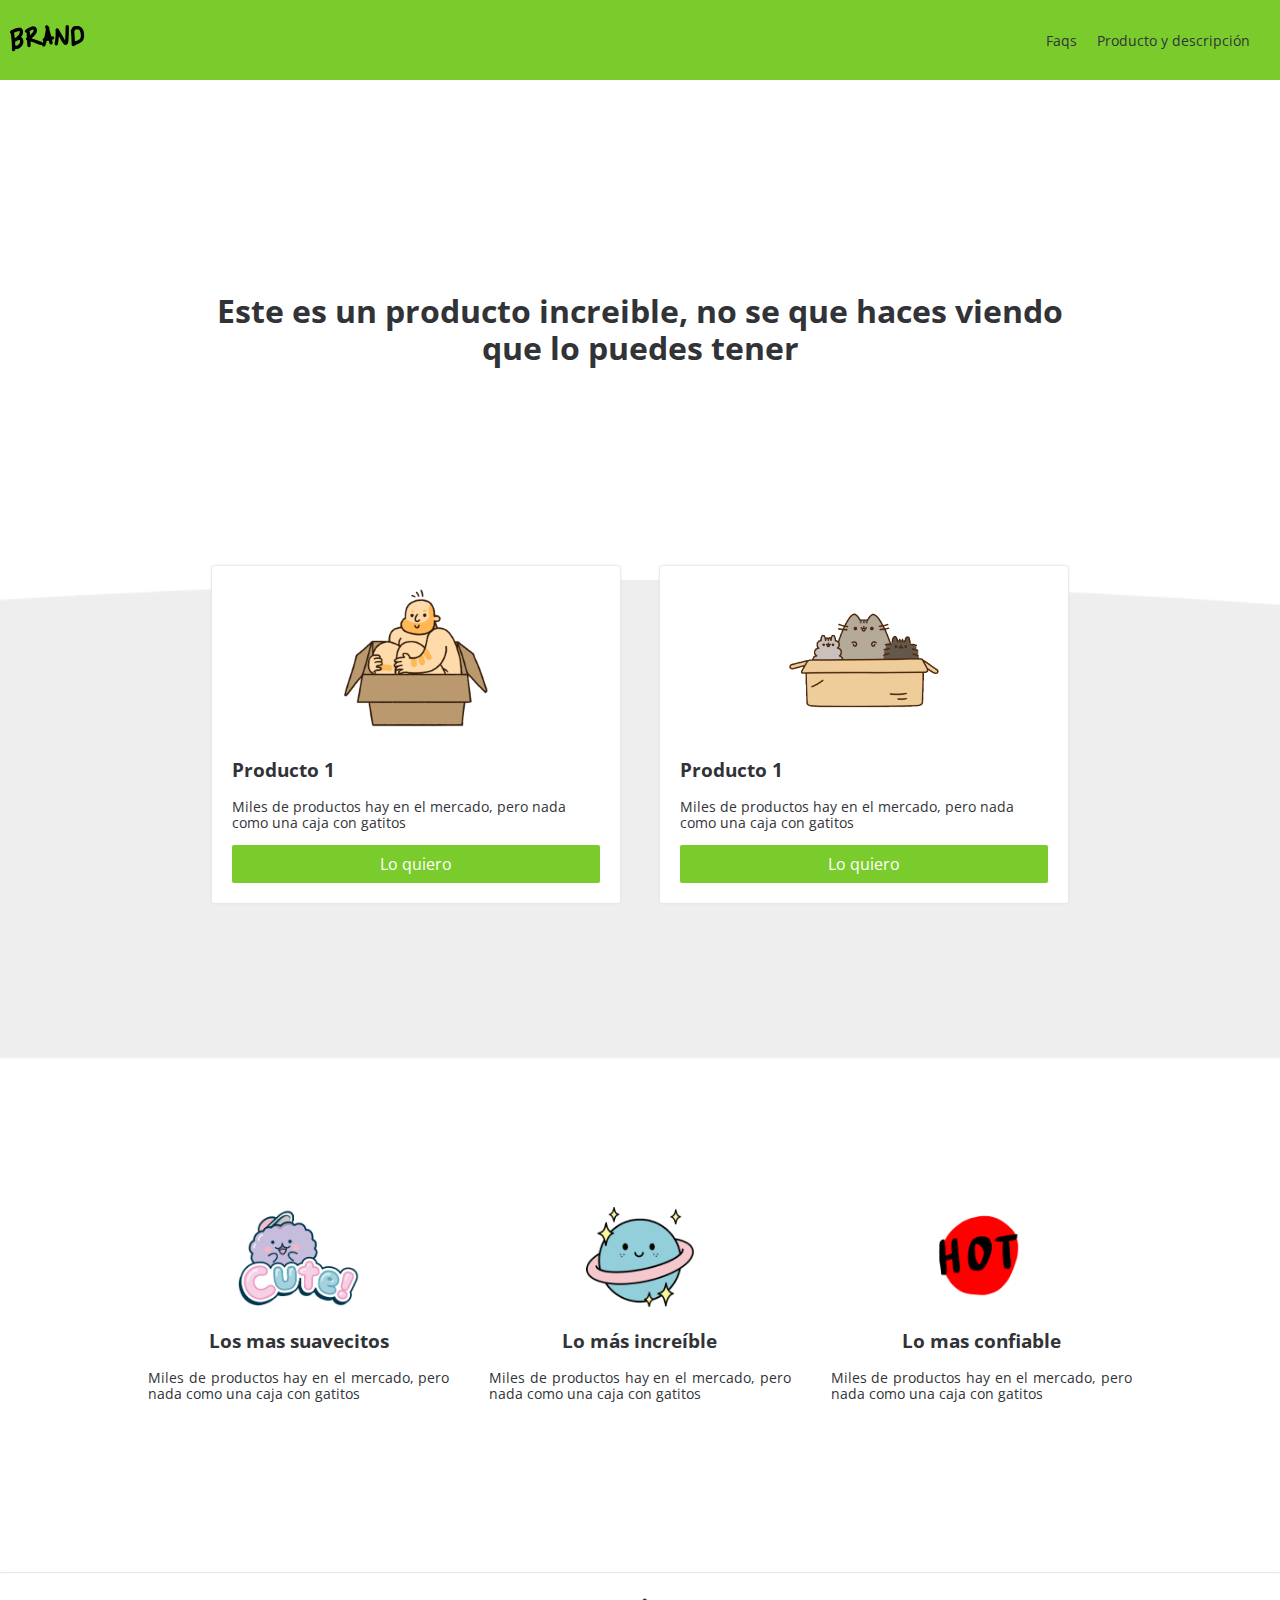
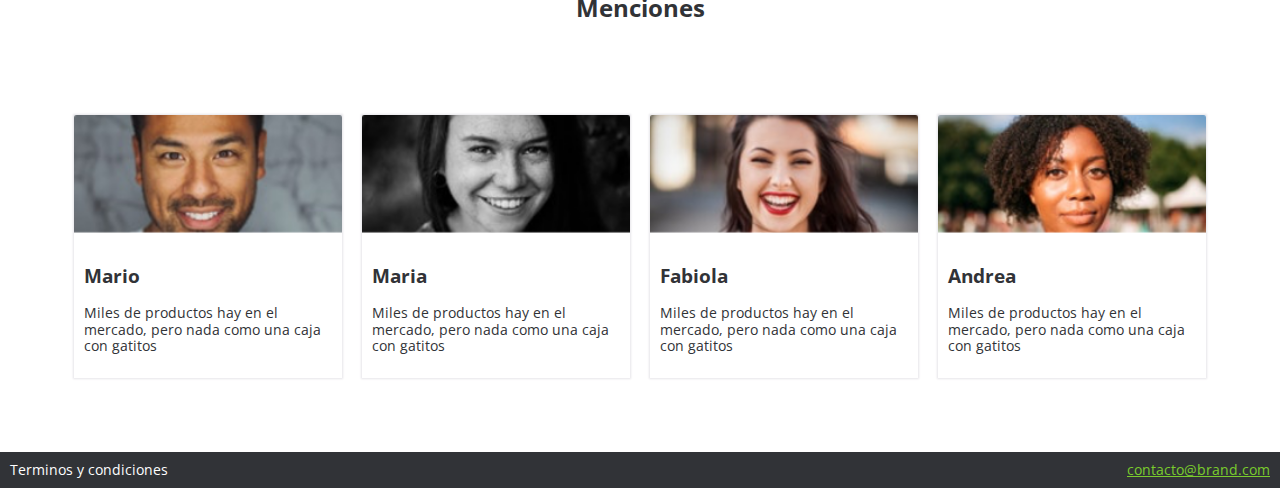
<file: index.html>
<!DOCTYPE html>
<html lang="es">
  <head>
    <meta charset="utf-8">
    <meta name="viewport" content="width=device-width, initial-scale=1.0">
    <meta http-equiv="X-UA-Compatible" content="ie=edge">
    <!-- <meta name="description" content="Este es un sitio de producto genial"> -->
    <!-- Aqui podemos poner algún framework -->
    <link rel="stylesheet" href="css/normalize.css">
    <link rel="stylesheet" href="css/estilos.css">
    <link rel="stylesheet" href="css/mobile.css">
    <link rel="stylesheet" href="css/animations.css">
    <title>BRAND📦</title>

  </head> <!-- Cierra head -->
  <body>
    <nav class="fadeInDown">
      <a href="#"><img src="images/logo.png" alt=""></a>
      <ul>
        <li>
          <a href="#">Faqs</a></li>
        <li>
          <a href="producto.html">Producto y descripción</a></li>
      </ul>
    </nav>
    <h1 class="main_section fadeIn">
      Este es un producto increible, no se que haces viendo que lo puedes tener
    </h1>
    <!-- Inicio productos -->
    <div class="products">
      <div class="product fadeInUp">
        <div class="content">
          <div class="image-product">
            <img src="images/box1.png" alt="">
          </div>
          <h3>Producto 1</h3>
          <p>Miles de productos hay en el mercado, pero nada como una caja con gatitos</p>
          <a href="venta.html">
            <button class="main_btn">
              Lo quiero
            </button>
          </a>
        </div>
      </div>
      <div class="product fadeInUp">
        <div class="content">
          <div class="image-product">
            <img src="images/box2.png" alt="">
          </div>
          <h3>Producto 1</h3>
          <p>Miles de productos hay en el mercado, pero nada como una caja con gatitos</p>
          <a href="venta.html">
            <button class="main_btn">
              Lo quiero
            </button>
          </a>
        </div>
      </div>
    </div>
    <!-- Fin productos -->
    <!-- Inicia beneficios -->
    <div class="beneficios">
      <div class="beneficio">
        <div class="content_beneficio">
          <img src="images/b1.png" alt="">
          <h3>Los mas suavecitos</h3>
          <p class="text_beneficio">
            Miles de productos hay en el mercado, pero nada como una caja con gatitos
          </p>
        </div>
      </div>
      <div class="beneficio">
        <div class="content_beneficio">
          <img src="images/b2.png" alt="">
          <h3>Lo más increíble</h3>
          <p class="text_beneficio">
            Miles de productos hay en el mercado, pero nada como una caja con gatitos
          </p>
        </div>
      </div>
      <div class="beneficio">
        <div class="content_beneficio">
          <img src="images/b3.png" alt="">
          <h3>Lo mas confiable</h3>
          <p class="text_beneficio">
            Miles de productos hay en el mercado, pero nada como una caja con gatitos
          </p>
        </div>
      </div>
    </div>
    <!-- Fin beneficios -->
    <hr>
    <!-- Inicia menciones -->
    <h2 class="mention_title">Menciones</h2>
    <div class="mentions">
      <div class="mention">
        <div class="content_mention">
          <img src="images/p1.png" alt="">
          <div class="text">
            <h3>Mario</h3>
            <p>Miles de productos hay en el mercado, pero nada como una caja con gatitos</p>
          </div>
        </div>
      </div>
      <div class="mention">
        <div class="content_mention">
          <img src="images/p2.png" alt="">
          <div class="text">
            <h3>Maria</h3>
            <p>Miles de productos hay en el mercado, pero nada como una caja con gatitos</p>
          </div>
        </div>
      </div>
      <div class="mention">
        <div class="content_mention">
          <img src="images/p3.png" alt="">
          <div class="text">
            <h3>Fabiola</h3>
            <p>Miles de productos hay en el mercado, pero nada como una caja con gatitos</p>
          </div>
        </div>
      </div>
      <div class="mention">
        <div class="content_mention">
          <img src="images/p4.png" alt="">
          <div class="text">
            <h3>Andrea</h3>
            <p>Miles de productos hay en el mercado, pero nada como una caja con gatitos</p>
          </div>
        </div>
      </div>
    </div>
    <!-- Fin de menciones -->
    <!-- Inicio de footer -->
    <footer>
      <div class="option">Terminos y condiciones</div>
      <div class="option contact"><a href="mailto:contacto@brand.com">contacto@brand.com</a></div>
    </footer>
    <!-- Fin de Footer -->

    <!-- Script -->
    <script src="scripts/script.js"></script>
  </body> <!-- Cierra body -->
</html> <!-- Cierra html -->
</file>
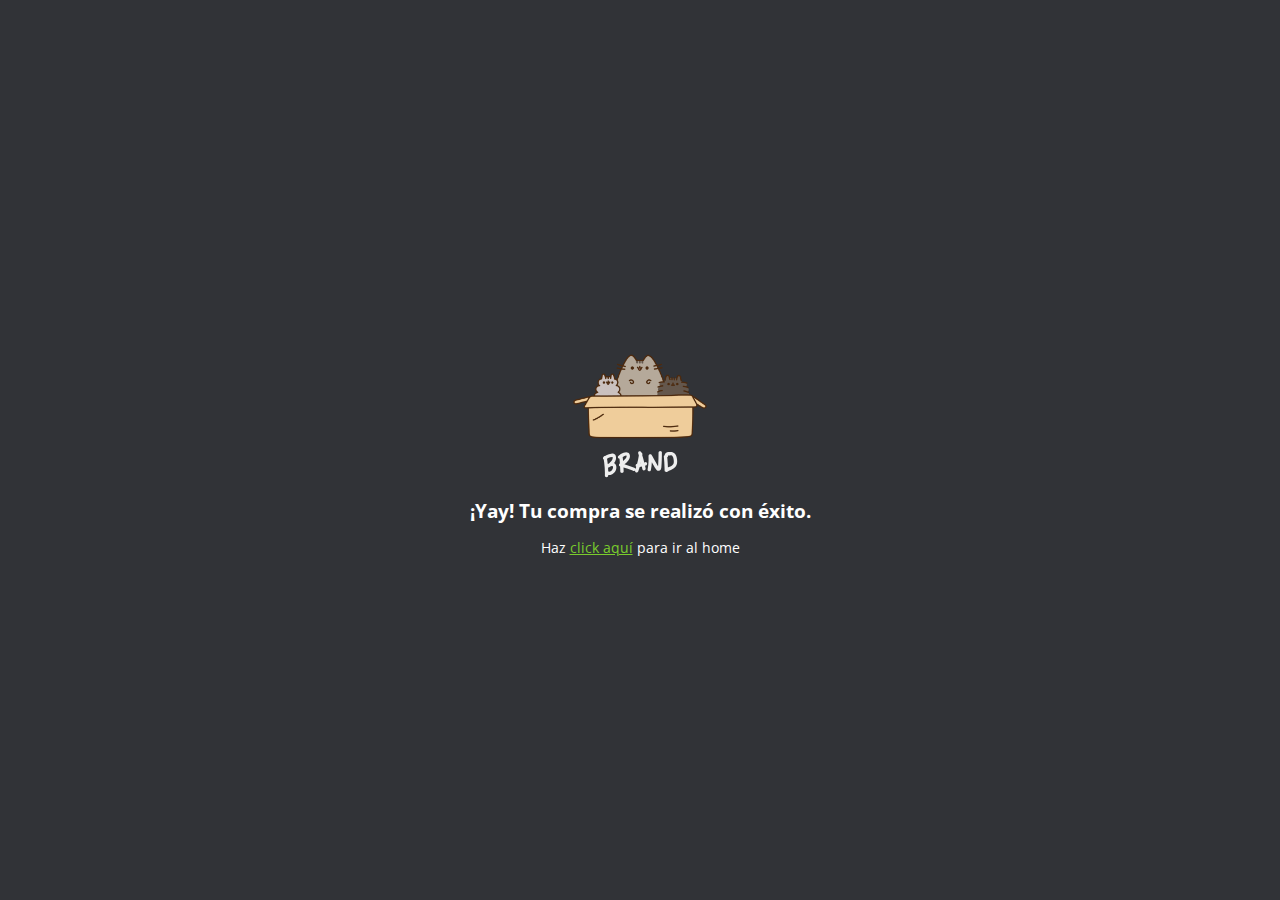
<file: exito.html>
<!DOCTYPE html>
<html lang="es">
<head>
    <meta charset="UTF-8">
    <meta name="viewport" content="width=device-width, initial-scale=1.0">
    <meta http-equiv="X-UA-Compatible" content="ie=edge">
    <link rel="stylesheet" href="css/normalize.css">
    <link rel="stylesheet" href="css/estilos.css">
    <link rel="stylesheet" href="css/animations.css">
    <link rel="stylesheet" href="css/paypal.css">
    <title>Exito</title>
</head>
<body>
    <div class="content_paypal">
        <img src="images/box_brand.png" alt="">
        <h3>¡Yay! Tu compra se realizó con éxito.</h3>
        <p>Haz <a href="index.html">click aquí</a> para ir al home</p>
    </div>
</body>
</html>
</file>
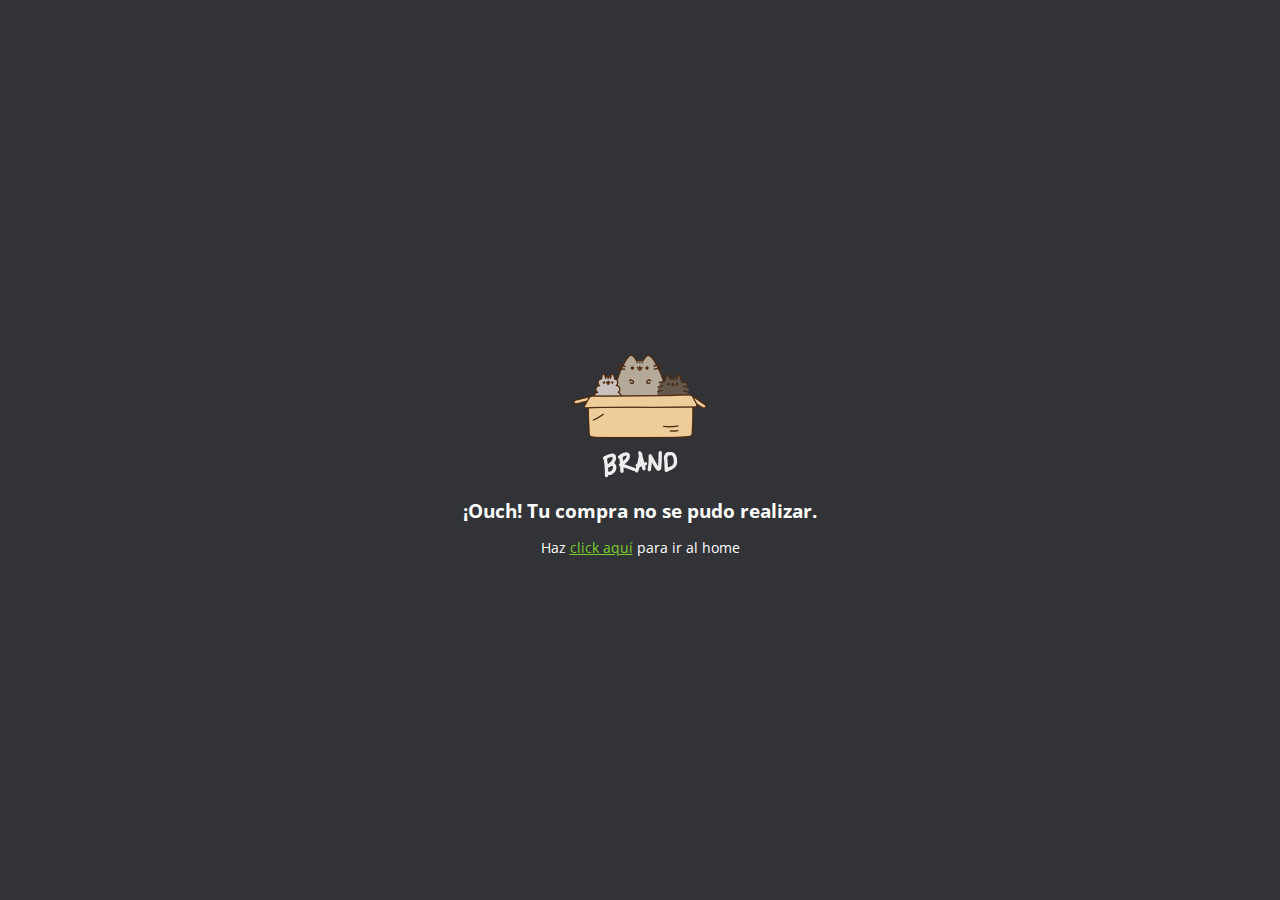
<file: falla.html>
<!DOCTYPE html>
<html lang="es">
<head>
    <meta charset="UTF-8">
    <meta name="viewport" content="width=device-width, initial-scale=1.0">
    <meta http-equiv="X-UA-Compatible" content="ie=edge">
    <link rel="stylesheet" href="css/normalize.css">
    <link rel="stylesheet" href="css/estilos.css">
    <link rel="stylesheet" href="css/animations.css">
    <link rel="stylesheet" href="css/paypal.css">
    <title>Exito</title>
</head>
<body>
    <div class="content_paypal">
        <img src="images/box_brand.png" alt="">
        <h3>¡Ouch! Tu compra no se pudo realizar.</h3>
        <p>Haz <a href="index.html">click aquí</a> para ir al home</p>
    </div>
</body>
</html>
</file>
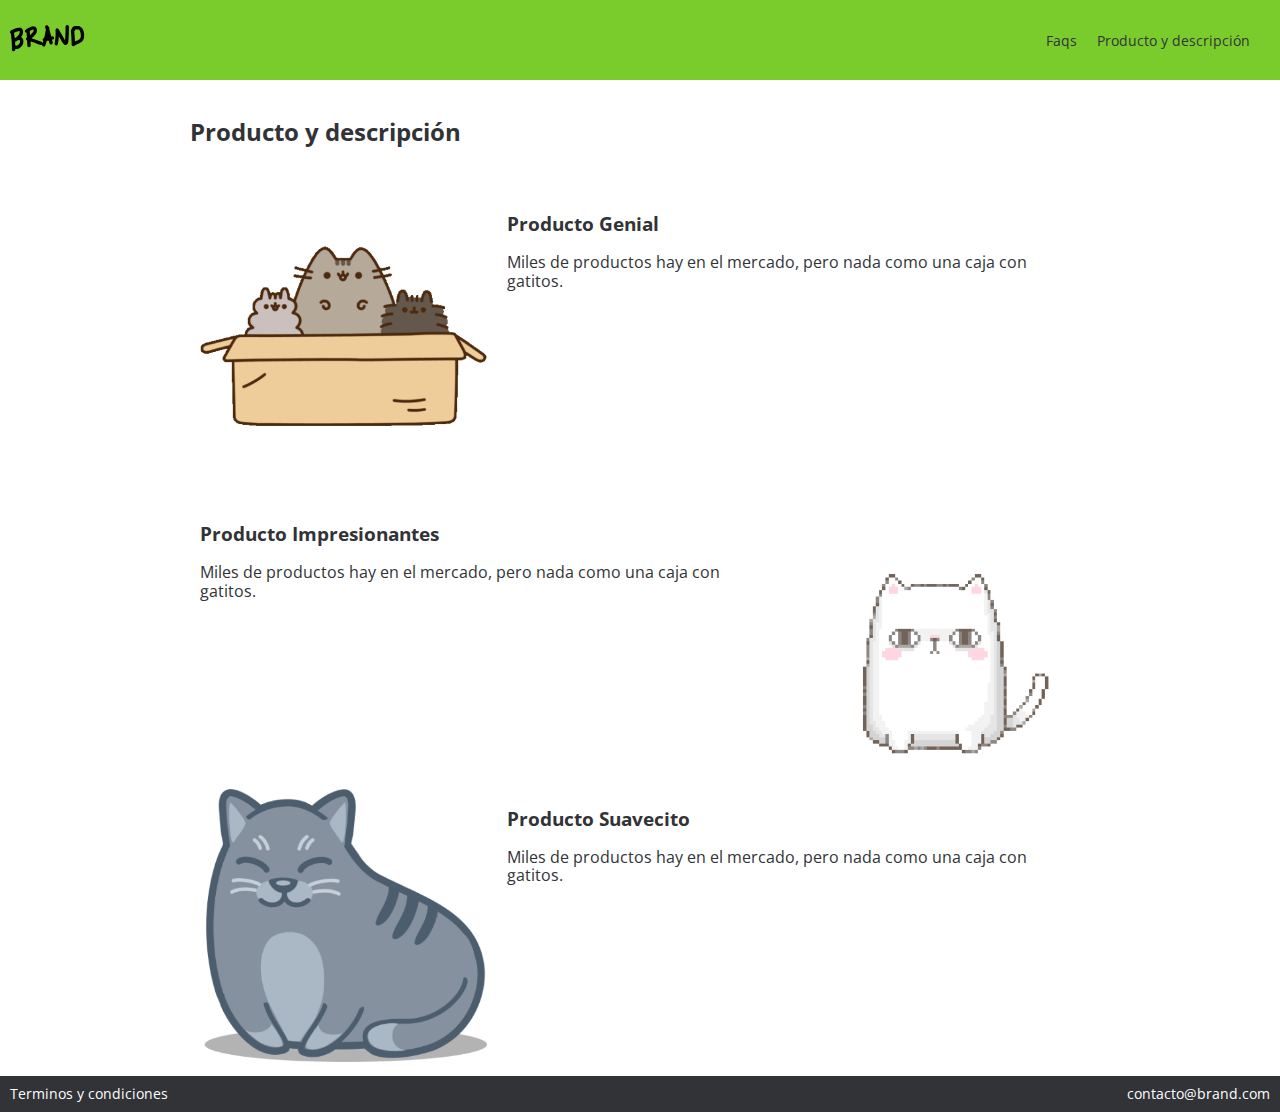
<file: producto.html>
<!DOCTYPE html>
<html lang="en">
  <head>
    <meta charset="utf-8">
    <meta name="viewport" content="width=device-width, initial-scale=1.0">
    <meta http-equiv="X-UA-Compatible" content="ie=edge">
    <!-- <meta name="description" content="Este es un sitio de producto genial"> -->
    <link rel="stylesheet" href="css/normalize.css">
    <link rel="stylesheet" href="css/estilos.css">
    <link rel="stylesheet" href="css/animations.css">
    <link rel="stylesheet" href="css/grid.css">
    <title>BRAND📦</title>

  </head> <!-- Cierra head -->
  <body>
    <nav>
      <a href="index.html"><img src="images/logo.png" alt=""></a>
      <ul>
        <li>
          <a href="faqs.html">Faqs</a></li>
        <li>
          <a href="#">Producto y descripción</a></li>
      </ul>
    </nav>

    <!-- Empiezan beneficios -->

    <div class="container fadeIn">
      <br>
      <h2>Producto y descripción</h2>
      <br>
      <div class="row">
        <div class="col-4">
          <img src="images/ben1.png" alt="">
        </div>
        <div class="col-8">
          <h3>Producto Genial</h3>
          Miles de productos hay en el mercado, pero nada como una caja con gatitos.
        </div>
      </div>
      <div class="row">
        <div class="col-4 no-desk">
          <img src="images/ben2.png" alt="">
        </div>
        <div class="col-8">
          <h3>Producto Impresionantes</h3>
          Miles de productos hay en el mercado, pero nada como una caja con gatitos.
        </div>
        <div class="col-4 no-mobile">
          <img src="images/ben2.png" alt="">
        </div>
      </div>
      <div class="row">
        <div class="col-4">
          <img src="images/ben3.png" alt="">
        </div>
        <div class="col-8">
          <h3>Producto Suavecito</h3>
          Miles de productos hay en el mercado, pero nada como una caja con gatitos.
        </div>
      </div>
    </div>
    <!-- Empiezan beneficios -->



    <!-- Inicio de footer -->
    <footer>
      <div class="option">Terminos y condiciones</div>
      <div class="option">contacto@brand.com</div>
    </footer>
    <!-- Fin de Footer -->

    <!-- Script -->
    <script src="scripts/script.js"></script>
  </body> <!-- Cierra body -->
</html> <!-- Cierra html -->
</file>
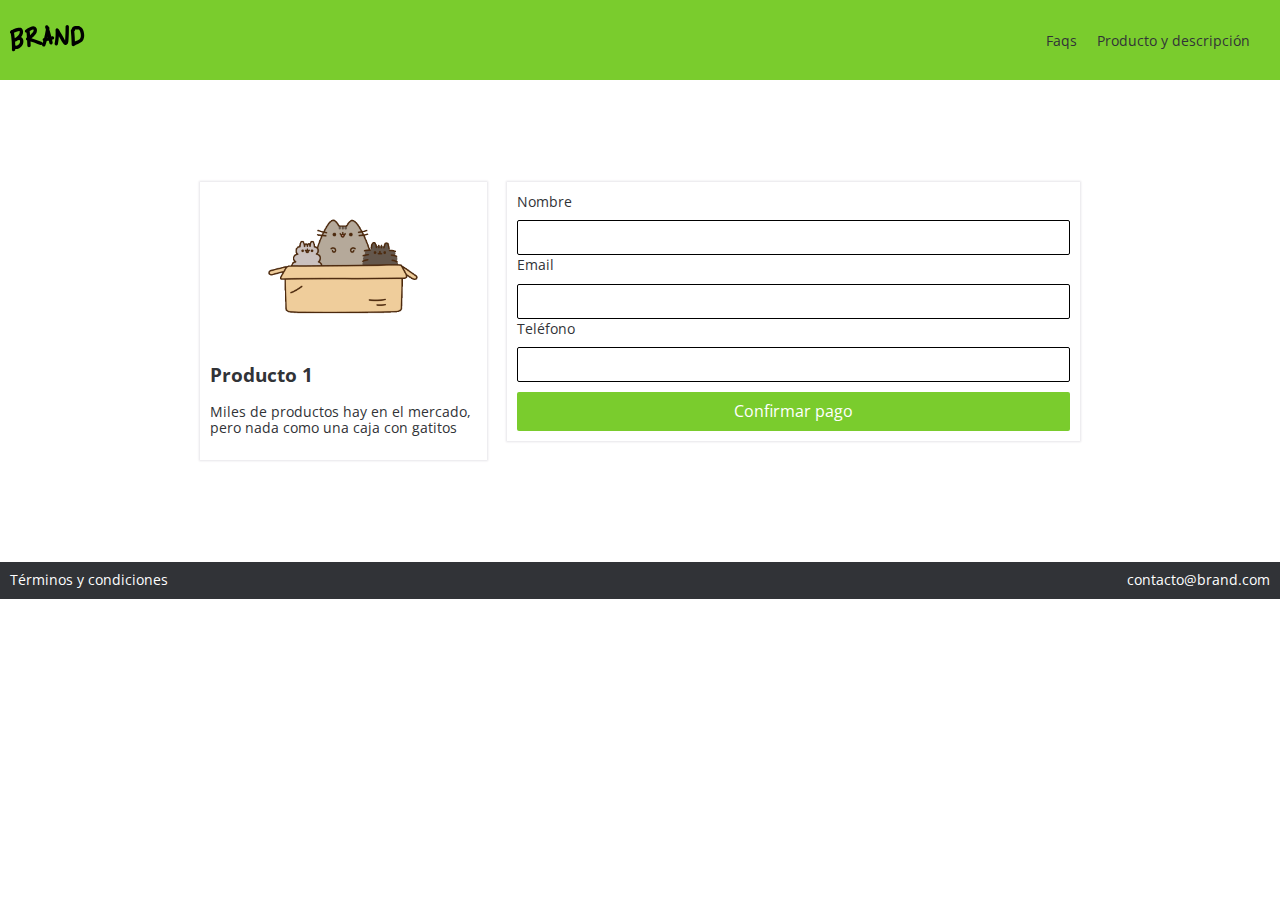
<file: venta.html>
<!DOCTYPE html>
<html lang="es">
  <head>
    <meta charset="utf-8">
    <meta name="viewport" content="width=device-width, initial-scale=1.0">
    <meta http-equiv="X-UA-Compatible" content="ie=edge">
    <!-- <meta name="description" content="Este es un sitio de producto genial"> -->
    <link rel="stylesheet" href="css/normalize.css">
    <link rel="stylesheet" href="css/estilos.css">
    <link rel="stylesheet" href="css/animations.css">
    <link rel="stylesheet" href="css/grid.css">
    <title>BRAND📦</title>

  </head> <!-- Cierra head -->
  <body>
    <nav>
      <a href="index.html"><img src="images/logo.png" alt=""></a>
      <ul>
        <li>
          <a href="faqs.html">Faqs</a></li>
        <li>
          <a href="#">Producto y descripción</a></li>
      </ul>
    </nav>

    <!-- Empiezan Formulario Venta -->
    <br>
    <br>
    <br>
    <br>
    <br>
    <div class="container">

      <div class="row">
        <div class="col-4">
          <div class="modulo_pago">
            <div class="modulo_pago_images">
              <img src="images/box2.png" alt="">
            </div>
            <h3>
              Producto 1
            </h3>
            <p>
              Miles de productos hay en el mercado, pero nada como una caja con gatitos
            </p>
          </div>
        </div>
        <div class="col-8">
          <div class="modulo_pago">
            
            <form action="https://www.paypal.com/cgi-bin/webscr?cmd=_s-xclick&hosted_button_id=5BZ2EL6TWLFZJ" method="POST">
              <label for="name">Nombre</label>
              <br>
              <input type="text" placeholder="" name="name" class="data">
              <br>
              <label for="email">Email</label>
              <br>
              <input type="text" placeholder="" name="email" class="data">
              <br>
              <label for="phone">Teléfono</label>
              <br>
              <input type="text" placeholder="" name="phone" class="data"> 
              <input type="submit" class="main_btn" name="submit" value="Confirmar pago">
            </form>
          </div>
        </div>
      </div>

    </div>
    <br>
    <br>
    <br>
    <br>
    <br>


    <!-- Empiezan Formulario beneficios -->

    <!-- Inicio de footer -->
    <footer>
      <div class="option">Términos y condiciones</div>
      <div class="option">contacto@brand.com</div>
    </footer>
    <!-- Fin de Footer -->

    <!-- Script -->
    <script src="scripts/script.js"></script>
  </body> <!-- Cierra body -->
</html> <!-- Cierra html -->
</file>
<file: css/estilos.css>
/*
#  ·················
#  ··_______________
#  ·/·___/·___/·___/
#  /·/__(__··|__··)·
#  \___/____/____/··
#  ·················
*/
@import url('https://fonts.googleapis.com/css?family=Open+Sans:400,700');
/*------ Variables */
:root{
  /*------ Colores */
  --green-color: #7ACC2D;
  --black-color: #313337;
  --white-color: white;
  /*------ Tipografía */
  --normal:14px;
  /*------ Espaciado */
  --space:10px;
  --space-2:20px;
  /*------ Box shadow*/
  --box:0px 0 2px 1px #e6e5e9;
}

/* -------------------------------------------  */
html, body{
  margin:0;
  padding: 0;
  font-family: 'Open Sans', sans-serif;
  color: var(--black-color);
}

p, label {
  font-size: var(--normal);
}

nav{
  display: flex;
  justify-content: space-between;
  align-items: center;
  padding: var(--space);
  min-height: 60px;
  background-color: var(--green-color);
}

nav a{
  text-decoration: none;
  color: var(--black-color);
  font-size: var(--normal);
}

nav a:hover{
  color: var(--white-color);
}

nav ul {
  display: flex;
}

nav ul li{
  padding-right: 20px;
  list-style: none;
}

hr{
  opacity: .2;
}

/* ------------------------------------------- MAIN SECTION */

.main_section{
  text-align: center;
  padding: 15%;
}

/* -------------------------------------------  PRODUCTOS */

.products{
  background-image: url("../images/curve.png");
  padding: 15%;
  background-position: center top;
  background-repeat: no-repeat;
  display: flex;
  height: 95px;
  background-size: cover;

}

.product{
  padding: 20px;
  margin-top: -226px;
}

.image-product{
  text-align: center;
}

.content{
  padding: 20px;
  background: var(--white-color);
  border-radius: 3px;
  box-shadow: 0px 0 2px 1px #e6e5e9;
}

.main_btn{
  padding: var(--space);
  background-color: var(--green-color);
  width: 100%;
  border: 0px;
  border-radius: 2px;
  cursor: pointer;
  color: var(--white-color);
}
.main_btn:hover{
  background-color: #63a426;
}

/* Beneficios */
.beneficios{
  padding: 10%;
  display: flex;
}

.beneficio{
  text-align: center;
  padding: 20px;
}

.beneficio img{
  max-height: 100px
}

.text_beneficio{
  text-align: justify;
}

/* Mentions */
.mentions{
  display: flex;
  padding: 5%;
}
.mention img{
  width: 100%;
}
h2.mention_title{
  text-align: center;
}
.mention{
  padding: var(--space);
}
.content_mention{
  box-shadow: 0px 0 2px 1px #e6e5e9;
}
.mention .text{
  padding: var(--space);
}
/* ------------------------------------------- Venta */

.modulo_pago{
background-color:var(--white-color);
box-shadow: var(--box);
padding:var(--space);
}

.modulo_pago_images{
  max-width: 150px;
  text-align: center;
  width: 100%;
  margin:auto;
}

.data {
  margin-top: var(--space);
  width: 100%;
  height: 35px;
  border-radius: 2px;
  border: 1px solid black;
  box-sizing: border-box;
}

.modulo_pago .main_btn {
  margin-top: 10px;
}


/* ------------------------------------------- Footer */
footer{
  display: flex;
  justify-content: space-between;
  font-size: var(--normal);
  background-color: var(--black-color);
  padding: var(--space);
  color: var(--white-color);
}
.contact a {
  color: var(--green-color);
}
</file>
<file: css/mobile.css>
/*
#  ····················__····_·__···
#  ···____·___··____··/·/_··(_)·/__·
#  ··/·__·`__·\/·__·\/·__·\/·/·/·_·\
#  ·/·/·/·/·/·/·/_/·/·/_/·/·/·/··__/
#  /_/·/_/·/_/\____/_.___/_/_/\___/·
#  ································· */

@media (max-width: 650px) {

  .main_section{
    padding: 5%;
  }
  .products{
    display: block;
    height: auto;
    padding: 5%;
  }
  .product{
    margin-top: auto;
  }
  .beneficios{
    display: initial;
  }
  .mentions{
    display: initial;
  }
}
</file>
<file: css/animations.css>
/*
#  ···············_·················__··_·················
#  ··____·_____··(_)___·___··____·_/·/_(_)___··____··_____
#  ·/·__·`/·__·\/·/·__·`__·\/·__·`/·__/·/·__·\/·__·\/·___/
#  /·/_/·/·/·/·/·/·/·/·/·/·/·/_/·/·/_/·/·/_/·/·/·/·(__··)·
#  \__,_/_/·/_/_/_/·/_/·/_/\__,_/\__/_/\____/_/·/_/____/··
#  ·······················································
*/
/* https://daneden.github.io/animate.css/ */

.fadeIn{
  -webkit-animation-duration: 4s;
  animation-duration: 4s;
  -webkit-animation-fill-mode: both;
  animation-fill-mode: both;
  -webkit-animation-name: fadeIn;
  animation-name: fadeIn;
}

@keyframes fadeIn{
  from{
    opacity: 0;
  }
  to{
    opacity: 1;
  }
}

.fadeInDown{
  -webkit-animation-duration: 1s;
  animation-duration: 1s;
  -webkit-animation-fill-mode: both;
  animation-fill-mode: both;
  -webkit-animation-name: fadeInDown;
  animation-name: fadeInDown;
}

@-webkit-keyframes fadeInDown {
  from {
    opacity: 0;
    -webkit-transform: translate3d(0, -100%, 0);
    transform: translate3d(0, -100%, 0);
  }

  to {
    opacity: 1;
    -webkit-transform: translate3d(0, 0, 0);
    transform: translate3d(0, 0, 0);
  }
}

@keyframes fadeInDown {
  from {
    opacity: 0;
    -webkit-transform: translate3d(0, -100%, 0);
    transform: translate3d(0, -100%, 0);
  }

  to {
    opacity: 1;
    -webkit-transform: translate3d(0, 0, 0);
    transform: translate3d(0, 0, 0);
  }
}



.fadeInUp {
  -webkit-animation-duration: 1s;
  animation-duration: 1s;
  -webkit-animation-fill-mode: both;
  animation-fill-mode: both;
  -webkit-animation-name: fadeInUp;
  animation-name: fadeInUp;
}

@-webkit-keyframes fadeInUp {
  from {
    opacity: 0;
    -webkit-transform: translate3d(0, 100%, 0);
    transform: translate3d(0, 100%, 0);
  }

  to {
    opacity: 1;
    -webkit-transform: translate3d(0, 0, 0);
    transform: translate3d(0, 0, 0);
  }
}
</file>
<file: css/paypal.css>
body {
    background-color: var(--black-color);
    color: var(--white-color);
    text-align: center;
    display: flex;
    justify-content: center;
    align-items: center;
    height: 100vh;
}

.content_paypal a {
   color: var(--green-color);
}
</file>
<file: css/grid.css>
.container{
  max-width: 900px;
  margin:auto;
}

/* Valor por columna = 8.3333333333 */

.row{
  display: flex;
}

.col-1{
  width: 8.3333333333%;
}
.col-2{
  width: 16.6666666666%;
}
.col-3{
  width: 24.9999999999%;
}
.col-4{
  width: 33.3333333332%;
}
.col-5{
  width: 41.6666666665%;
}
.col-6{
  width: 49.9999999998%;
}
.col-7{
  width: 58.3333333331%;
}
.col-8{
  width: 66.6666666664%;
}
.col-9{
  width: 74.9999999997%;
}
.col-10{
  width: 83.333333333%;
}
.col-11{
  width: 91.6666666663%;
}
.col-12{
  width: 100%;
}

.col-1,.col-2,.col-3,.col-4,.col-5,.col-6,.col-7,.col-8,.col-9,.col-10,.col-11,.col-12{
  padding: 10px;
}
.col-1 img,.col-2 img,.col-3 img,.col-4 img,.col-5 img,.col-6 img,.col-7 img,.col-8 img,.col-9 img,.col-10 img,.col-11 img,.col-12 img{
  width: 100%;
}

.no-desk{
  display: none;
}

@media (max-width:600px) {
  .container{
    padding: 30px;
  }
  .no-mobile{
    display: none
  }
  .no-desk{
    display: initial;
  }
  .row{
    display: inline;
    padding: 10px;
  }
  .col-1,.col-2,.col-3,.col-4,.col-5,.col-6,.col-7,.col-8,.col-9,.col-10,.col-11,.col-12{
    width: 100%;
    padding: 0px;
  }
}
</file>
